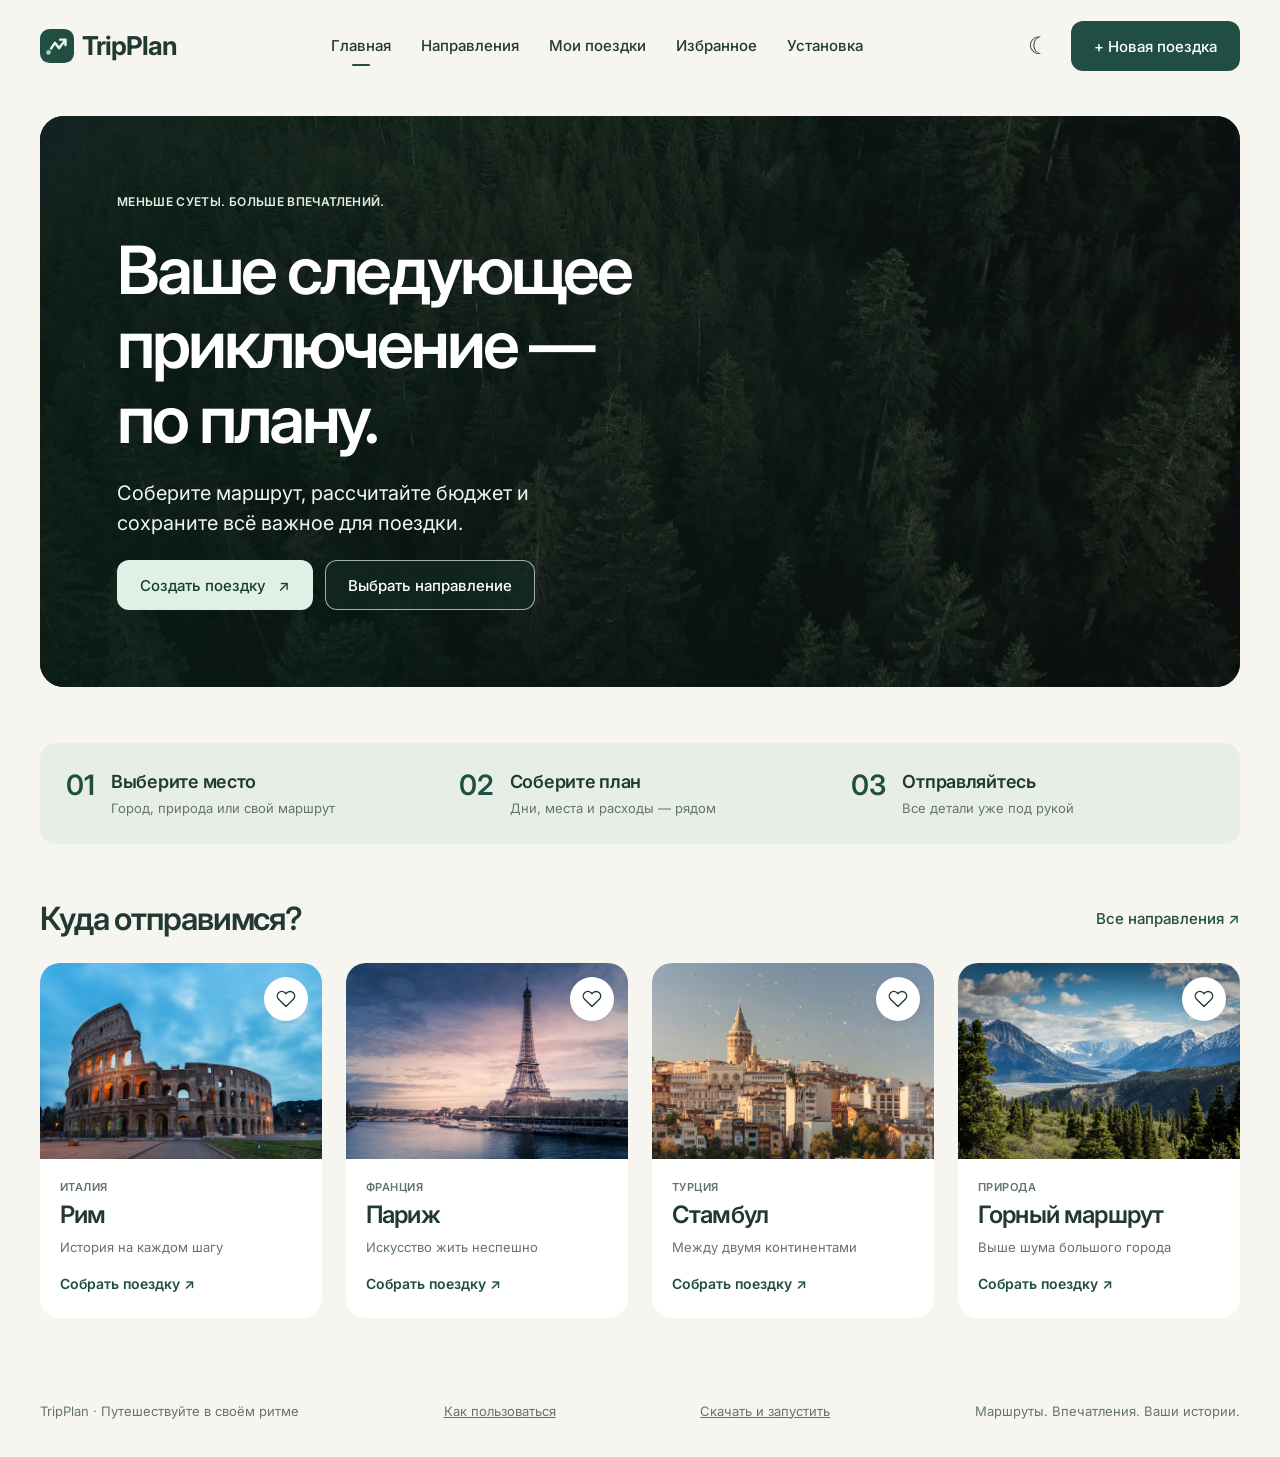
<file: index.html>
<!doctype html>
<html lang="ru">
<head>
    <meta charset="UTF-8">
    <meta name="viewport" content="width=device-width, initial-scale=1">
    <meta name="description" content="TripPlan — планировщик путешествий. Создавайте маршруты, считайте расходы и собирайте вещи в одном месте.">
    <meta name="theme-color" content="#214e43">
    <title>TripPlan — путешествия по плану</title>
    <link rel="icon" href="images/favicon.svg" type="image/svg+xml">
    <link rel="stylesheet" href="css/style.css">
    <script src="js/data.js" defer></script>
    <script src="js/app.js" defer></script>
</head>
<body>
    <a class="skip-link" href="#main">Перейти к содержимому</a>
    <header class="site-header container">
        <a class="logo" href="#/home" aria-label="TripPlan — главная">
            <img src="images/favicon.svg" alt="" width="32" height="32">TripPlan
        </a>
        <button class="icon-button menu-toggle" type="button" aria-label="Открыть меню" aria-expanded="false" aria-controls="navigation" data-action="menu">☰</button>
        <nav id="navigation" aria-label="Главное меню">
            <a href="#/home" data-nav="home">Главная</a>
            <a href="#/directions" data-nav="directions">Направления</a>
            <a href="#/trips" data-nav="trips">Мои поездки</a>
            <a href="#/favorites" data-nav="favorites">Избранное</a>
            <a href="start.html">Установка</a>
        </nav>
        <div class="header-actions">
            <button class="icon-button theme-toggle" type="button" data-action="theme" aria-label="Включить тёмную тему" title="Переключить тему">☾</button>
            <button class="button header-create" type="button" data-action="new-trip">+ Новая поездка</button>
        </div>
    </header>
    <p class="storage-warning container" id="storage-warning" role="alert" hidden></p>
    <main id="main" class="container" tabindex="-1">
        <section data-view="home" aria-labelledby="home-title">
            <div class="hero">
                <div class="hero-copy">
                    <p class="eyebrow">Меньше суеты. Больше впечатлений.</p>
                    <h1 id="home-title">Ваше следующее приключение&nbsp;— по плану.</h1>
                    <p class="hero-description">Соберите маршрут, рассчитайте бюджет и сохраните всё важное для поездки.</p>
                    <div class="actions">
                        <button class="button" type="button" data-action="new-trip">Создать поездку <span aria-hidden="true">↗</span></button>
                        <a class="button secondary" href="#/directions">Выбрать направление</a>
                    </div>
                </div>
                <div class="hero-visual" aria-hidden="true">
                    <video id="hero-flight" muted loop playsinline preload="none" poster="images/taiga-flight.jpg" aria-hidden="true">
                        <source src="images/taiga-flight.mp4" type="video/mp4">
                    </video>
                </div>
            </div>
            <ol class="steps">
                <li><span>01</span><div><h2>Выберите место</h2><p>Город, природа или свой маршрут</p></div></li>
                <li><span>02</span><div><h2>Соберите план</h2><p>Дни, места и расходы — рядом</p></div></li>
                <li><span>03</span><div><h2>Отправляйтесь</h2><p>Все детали уже под рукой</p></div></li>
            </ol>
            <section class="section-space" aria-labelledby="popular-title">
                <div class="section-heading"><h2 id="popular-title">Куда отправимся?</h2><a class="text-link" href="#/directions">Все направления ↗</a></div>
                <div class="destination-grid" id="home-destinations"></div>
            </section>
        </section>
        <section data-view="directions" hidden aria-labelledby="directions-title">
            <div class="page-heading"><p class="eyebrow">Коллекция идей</p><h1 id="directions-title">Место для новой истории</h1><p>Выберите настроение поездки. Остальное соберём по шагам.</p></div>
            <div class="search-block"><label for="destination-search">Поиск направления</label><div class="search-input"><span aria-hidden="true">⌕</span><input type="search" id="destination-search" placeholder="Город, страна или природа" autocomplete="off"></div></div>
            <div class="filter-row" role="group" aria-label="Тип направления">
                <button class="chip active" type="button" data-action="filter" data-filter="all" aria-pressed="true">Все направления</button>
                <button class="chip" type="button" data-action="filter" data-filter="city" aria-pressed="false">Города</button>
                <button class="chip" type="button" data-action="filter" data-filter="nature" aria-pressed="false">Природа</button>
            </div>
            <p class="small muted" id="search-count" aria-live="polite"></p>
            <div class="destination-grid" id="all-destinations"></div>
            <div class="custom-route"><div><h2>Не нашли своё место?</h2><p>Укажите любой город при создании поездки.</p></div><button class="button" type="button" data-action="new-trip">Создать свой маршрут</button></div>
        </section>
        <section data-view="trips" hidden aria-labelledby="trips-title">
            <div class="page-heading"><p class="eyebrow">Ваши планы</p><h1 id="trips-title">Мои поездки</h1><p>От идеи до последнего пункта маршрута.</p></div>
            <div class="stats-grid" id="trip-stats"></div>
            <div class="trip-grid" id="trip-list"></div>
            <p class="local-note">Ваши планы сохраняются в этом браузере. <a href="html/about.html">Как это работает</a></p>
        </section>
        <section data-view="favorites" hidden aria-labelledby="favorites-title">
            <div class="page-heading"><p class="eyebrow">На потом</p><h1 id="favorites-title">Избранные направления</h1><p>Места, к которым хочется вернуться, когда появится время.</p></div>
            <div class="destination-grid" id="favorite-list"></div>
        </section>
        <section data-view="trip" id="planner-view" hidden aria-label="План поездки"></section>
    </main>
    <footer class="site-footer container"><p>TripPlan · Путешествуйте в своём ритме</p><a href="html/about.html">Как пользоваться</a><a data-install-guide href="start.html">Скачать и запустить</a><p>Маршруты. Впечатления. Ваши истории.</p></footer>
    <div id="toast" class="toast" role="status" aria-live="polite" hidden></div>

    <dialog id="trip-dialog" aria-labelledby="trip-dialog-title">
        <form id="trip-form">
            <div class="dialog-heading"><h2 id="trip-dialog-title">Новая поездка</h2><button class="icon-button" type="button" data-action="close-dialog" aria-label="Закрыть">×</button></div>
            <p class="muted">Начнём с самого важного.</p>
            <input type="hidden" name="id">
            <label>Название<input name="title" maxlength="70" required placeholder="Выходные в Риме" autocomplete="off"></label>
            <label>Куда отправляемся?<input name="destination" list="destination-options" maxlength="70" required placeholder="Город или место" autocomplete="off"></label>
            <datalist id="destination-options"></datalist>
            <div class="form-row"><label>Начало<input type="date" name="start" required></label><label>Окончание<input type="date" name="end" required></label></div>
            <div class="form-row"><label>Путешественники<input type="number" name="people" min="1" max="30" step="1" value="1" required></label><label>Бюджет, ₽<input type="number" name="budget" min="0" max="1000000000" step="0.01" value="0" required></label></div>
            <p class="form-error" id="trip-error" role="alert"></p>
            <button class="button full-width" type="submit" id="trip-submit">Создать поездку</button>
        </form>
        <section class="trip-preview" aria-labelledby="trip-preview-title">
            <h3 id="trip-preview-title">Идеи для поездки</h3>
            <p id="trip-preview-hint" class="muted">Выберите направление, чтобы увидеть места и идеи для отдыха.</p>
            <div id="trip-preview-places" class="trip-preview-places" hidden></div>
        </section>
    </dialog>
    <dialog id="place-dialog" aria-labelledby="place-dialog-title">
        <form id="place-form">
            <div class="dialog-heading"><h2 id="place-dialog-title">Добавить место</h2><button class="icon-button" type="button" data-action="close-dialog" aria-label="Закрыть">×</button></div>
            <input type="hidden" name="id">
            <label>Место или занятие<input name="title" maxlength="100" required placeholder="Прогулка у Колизея"></label>
            <div class="form-row"><label>Дата<input type="date" name="date" required></label><label>Время<input type="time" name="time" value="10:00" required></label></div>
            <label>Заметка<textarea name="note" rows="3" maxlength="300" placeholder="Адрес, детали или что взять с собой"></textarea></label>
            <p class="form-error" id="place-error" role="alert"></p>
            <button class="button full-width" type="submit">Сохранить место</button>
        </form>
    </dialog>
    <dialog id="expense-dialog" aria-labelledby="expense-dialog-title">
        <form id="expense-form">
            <div class="dialog-heading"><h2 id="expense-dialog-title">Добавить расход</h2><button class="icon-button" type="button" data-action="close-dialog" aria-label="Закрыть">×</button></div>
            <input type="hidden" name="id">
            <label>Название расхода<input name="title" maxlength="80" required placeholder="Билеты на поезд"></label>
            <div class="form-row"><label>Сумма, ₽<input type="number" name="amount" min="0.01" max="1000000000" step="0.01" required placeholder="2500"></label><label>Категория<select name="category"><option>Транспорт</option><option>Жильё</option><option>Еда</option><option>Развлечения</option><option>Прочее</option></select></label></div>
            <p class="form-error" id="expense-error" role="alert"></p>
            <button class="button full-width" type="submit">Сохранить расход</button>
        </form>
    </dialog>
    <dialog id="confirm-dialog" aria-labelledby="confirm-title">
        <form id="confirm-form"><h2 id="confirm-title">Удалить поездку?</h2><p id="confirm-message">Маршрут, расходы и список вещей этой поездки будут удалены.</p><div class="actions"><button class="button secondary" type="button" data-action="close-dialog">Отмена</button><button class="button danger" type="submit">Удалить поездку</button></div></form>
    </dialog>
</body>
</html>
</file>
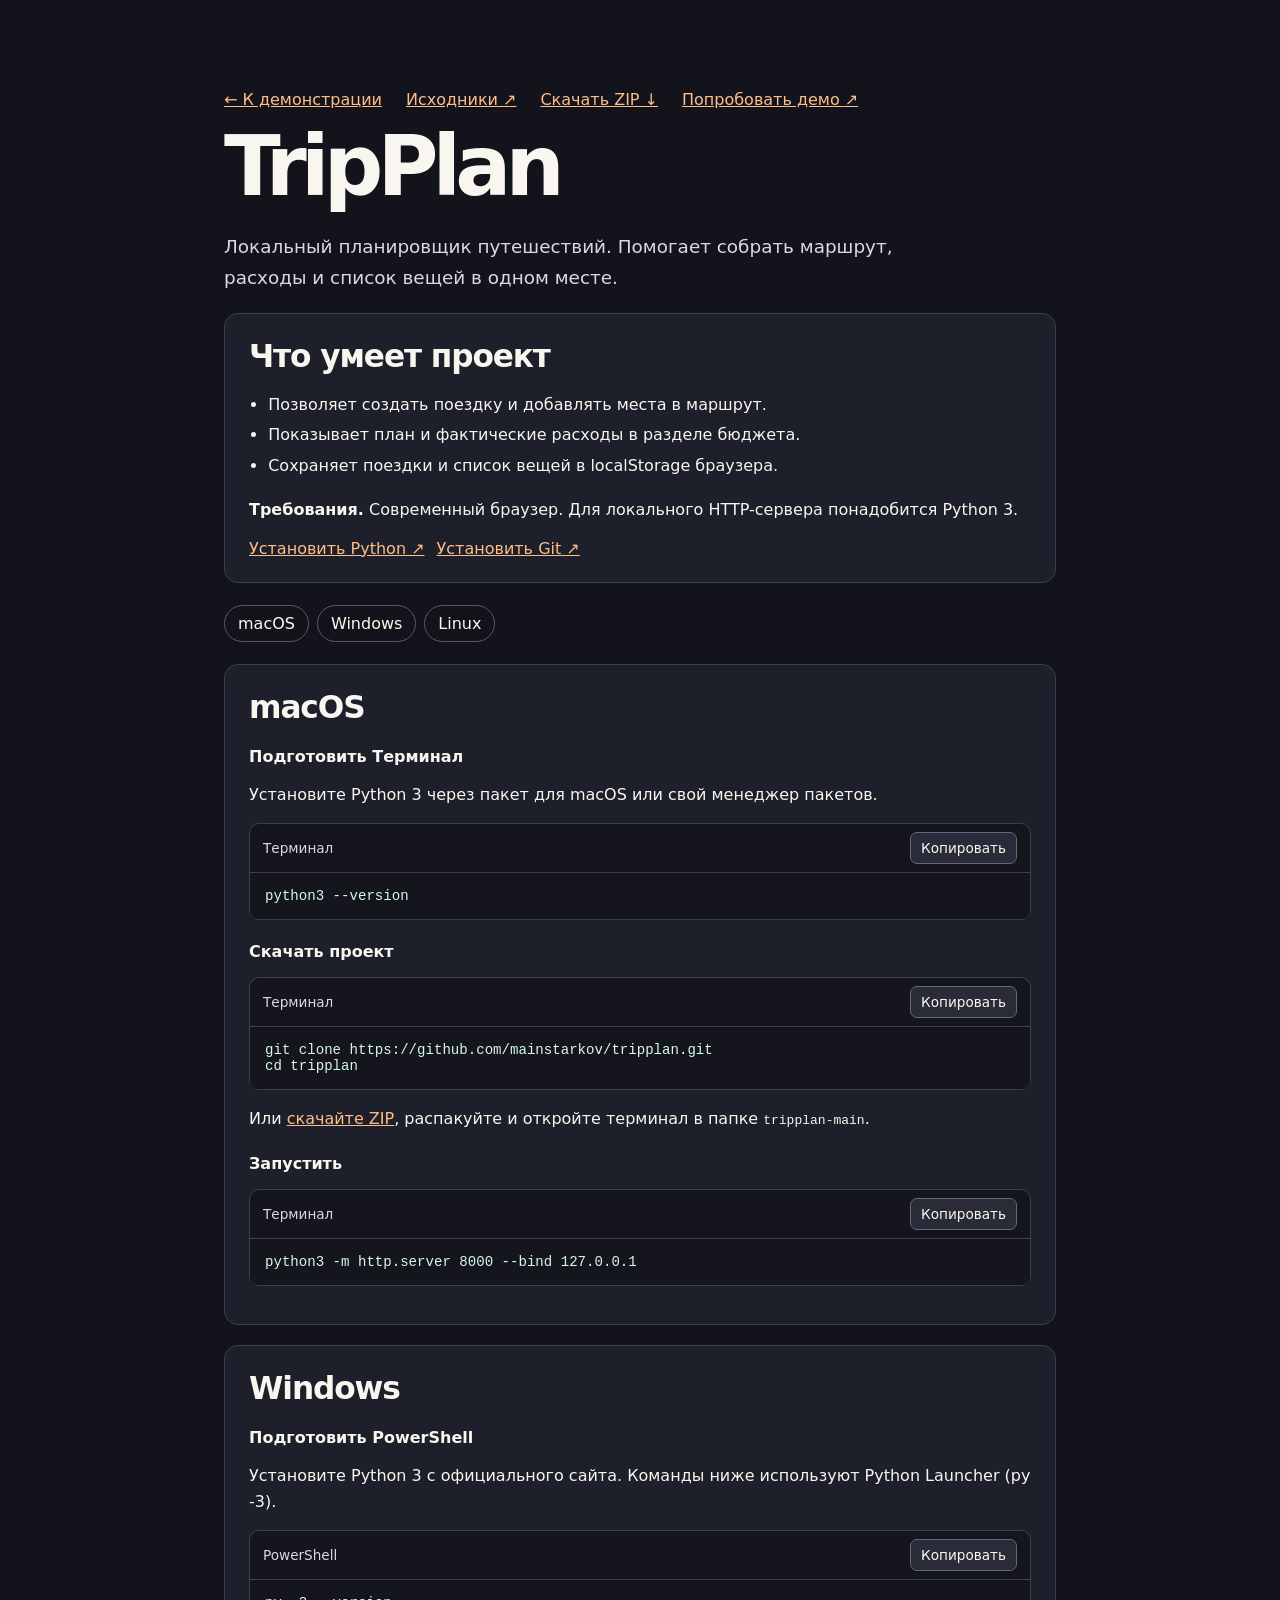
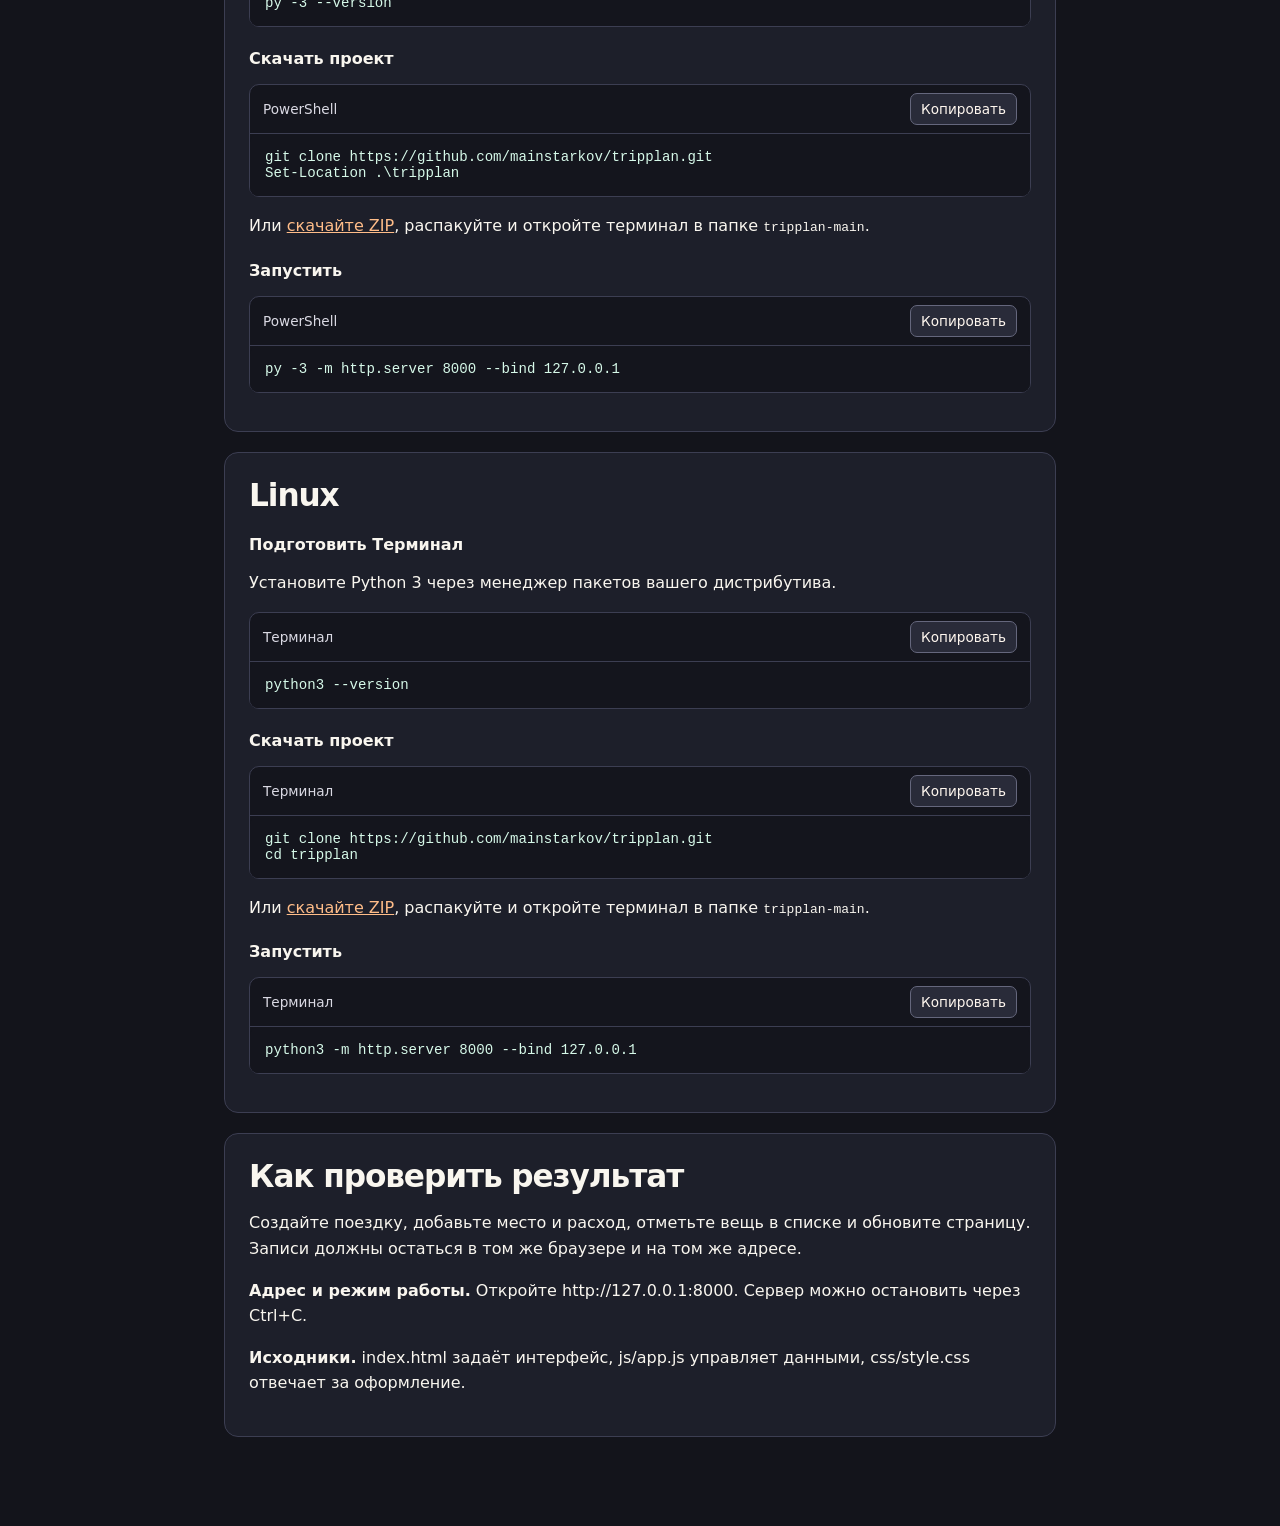
<file: start.html>
<!doctype html>
<html lang="ru">
<head><meta charset="utf-8"><meta name="viewport" content="width=device-width, initial-scale=1">
<title>TripPlan · Установка и запуск</title><style>
:root{color-scheme:dark;font-family:system-ui,sans-serif;background:#13141b;color:#f9f6ef}
*{box-sizing:border-box}body{margin:0}.wrap{max-width:880px;margin:auto;padding:clamp(28px,8vw,90px) 24px}
h1{font-size:clamp(2.5rem,8vw,5.2rem);line-height:1;letter-spacing:-.07em;overflow-wrap:anywhere;margin:16px 0 24px}
h2{font-size:1.1rem;margin:0}.lead{max-width:63ch;color:#dad9e3;font-size:1.15rem;line-height:1.65}
a{color:#ffbd89}.top{display:flex;gap:24px;flex-wrap:wrap}.box{padding:24px;margin-top:20px;background:#1d1f2a;border:1px solid #3c3e52;border-radius:14px}
pre{background:#14151d;padding:15px;border-radius:8px;white-space:pre-wrap;overflow-wrap:anywhere;color:#d6f9e9}
ul{padding-left:1.2rem;line-height:1.9}.list{display:grid;grid-template-columns:repeat(auto-fit,minmax(min(100%,220px),1fr));gap:10px;padding:0;list-style:none}.list a{display:block;background:#1d1f2a;border:1px solid #3c3e52;padding:10px 14px;border-radius:9px}

html{scroll-behavior:smooth}.os-links{display:flex;gap:8px;flex-wrap:wrap;margin:22px 0}.os-links a{border:1px solid #565870;padding:8px 13px;border-radius:99px;text-decoration:none;color:#fff7ef}.os-links a:hover,.os-links a:focus-visible{border-color:#ffbd89;color:#ffbd89}.box{scroll-margin-top:12px}.box p{line-height:1.6}.box h2{font-size:clamp(1.4rem,4vw,1.95rem);letter-spacing:-.035em}.box h3{margin-top:22px;font-size:1rem}.snippet{background:#14151d;border:1px solid #3c3e52;border-radius:10px;margin:14px 0}.snippet-head{padding:8px 13px;display:flex;align-items:center;justify-content:space-between;gap:10px;border-bottom:1px solid #3c3e52;color:#dad9e3;font-size:.82rem}.snippet-head button{cursor:pointer;background:#292b39;color:#fff7ef;padding:6px 9px;border:1px solid #565870;border-radius:6px;font:inherit}.snippet-head button:focus-visible{outline:2px solid #ffbd89;outline-offset:2px}.snippet pre{margin:0;font-size:.88rem}.note{color:#dad9e3}.status-copy:empty{display:none}.status-copy{position:sticky;bottom:14px;width:max-content;max-width:100%;background:#222533;border:1px solid #6b6d86;border-radius:8px;padding:8px 12px}.tag{font-family:ui-monospace,monospace;color:#9ee4c5}.zip{white-space:nowrap}@media(prefers-reduced-motion:reduce){html{scroll-behavior:auto}}

.guide-code{background:#14151d;border:1px solid #3c3e52;border-radius:10px;margin:14px 0}.code-head{display:flex;align-items:center;justify-content:space-between;gap:10px;border-bottom:1px solid #3c3e52;padding:8px 13px;color:#dad9e3;font-size:.85rem}.code-head button{font:inherit;border:1px solid #65677d;background:#292b39;color:#fff7ef;border-radius:7px;padding:7px 10px;cursor:pointer}.guide-code pre{margin:0;font-size:.88rem}.box p{overflow-wrap:anywhere}.tool-links{display:flex;gap:12px;flex-wrap:wrap}.status-copy{z-index:2}</style></head>
<body><main class="wrap">
<nav class="top" aria-label="Проект"><a href="https://mainstarkov.github.io/tripplan/">← К демонстрации</a><a href="https://github.com/mainstarkov/tripplan">Исходники ↗</a><a href="https://github.com/mainstarkov/tripplan/archive/refs/heads/main.zip">Скачать ZIP ↓</a> <a href="https://mainstarkov.github.io/tripplan/">Попробовать демо ↗</a></nav>
<h1>TripPlan</h1>
<p class="lead">Локальный планировщик путешествий. Помогает собрать маршрут, расходы и список вещей в одном месте.</p>
<section class="box" aria-label="Описание проекта"><h2>Что умеет проект</h2><ul><li>Позволяет создать поездку и добавлять места в маршрут.</li><li>Показывает план и фактические расходы в разделе бюджета.</li><li>Сохраняет поездки и список вещей в localStorage браузера.</li></ul>
<p><strong>Требования.</strong> Современный браузер. Для локального HTTP-сервера понадобится Python 3.</p>
<div class="tool-links"><a href="https://www.python.org/downloads/">Установить Python ↗</a><a href="https://git-scm.com/install/">Установить Git ↗</a></div>
</section>
<nav class="os-links" aria-label="Операционная система"><a href="#macos">macOS</a><a href="#windows">Windows</a><a href="#linux">Linux</a></nav>
<section class="box" id="macos">
<h2>macOS</h2>
<h3>Подготовить Терминал</h3><p>Установите Python 3 через пакет для macOS или свой менеджер пакетов.</p><div class="guide-code"><div class="code-head"><span>Терминал</span></div><pre><code>python3 --version</code></pre></div>
<h3>Скачать проект</h3><div class="guide-code"><div class="code-head"><span>Терминал</span></div><pre><code>git clone https://github.com/mainstarkov/tripplan.git
cd tripplan</code></pre></div>
<p>Или <a href="https://github.com/mainstarkov/tripplan/archive/refs/heads/main.zip">скачайте ZIP</a>, распакуйте и откройте терминал в папке <code>tripplan-main</code>.</p>
<h3>Запустить</h3><div class="guide-code"><div class="code-head"><span>Терминал</span></div><pre><code>python3 -m http.server 8000 --bind 127.0.0.1</code></pre></div>

</section><section class="box" id="windows">
<h2>Windows</h2>
<h3>Подготовить PowerShell</h3><p>Установите Python 3 с официального сайта. Команды ниже используют Python Launcher (py -3).</p><div class="guide-code"><div class="code-head"><span>PowerShell</span></div><pre><code>py -3 --version</code></pre></div>
<h3>Скачать проект</h3><div class="guide-code"><div class="code-head"><span>PowerShell</span></div><pre><code>git clone https://github.com/mainstarkov/tripplan.git
Set-Location .\tripplan</code></pre></div>
<p>Или <a href="https://github.com/mainstarkov/tripplan/archive/refs/heads/main.zip">скачайте ZIP</a>, распакуйте и откройте терминал в папке <code>tripplan-main</code>.</p>
<h3>Запустить</h3><div class="guide-code"><div class="code-head"><span>PowerShell</span></div><pre><code>py -3 -m http.server 8000 --bind 127.0.0.1</code></pre></div>

</section><section class="box" id="linux">
<h2>Linux</h2>
<h3>Подготовить Терминал</h3><p>Установите Python 3 через менеджер пакетов вашего дистрибутива.</p><div class="guide-code"><div class="code-head"><span>Терминал</span></div><pre><code>python3 --version</code></pre></div>
<h3>Скачать проект</h3><div class="guide-code"><div class="code-head"><span>Терминал</span></div><pre><code>git clone https://github.com/mainstarkov/tripplan.git
cd tripplan</code></pre></div>
<p>Или <a href="https://github.com/mainstarkov/tripplan/archive/refs/heads/main.zip">скачайте ZIP</a>, распакуйте и откройте терминал в папке <code>tripplan-main</code>.</p>
<h3>Запустить</h3><div class="guide-code"><div class="code-head"><span>Терминал</span></div><pre><code>python3 -m http.server 8000 --bind 127.0.0.1</code></pre></div>

</section>
<section class="box"><h2>Как проверить результат</h2><p>Создайте поездку, добавьте место и расход, отметьте вещь в списке и обновите страницу. Записи должны остаться в том же браузере и на том же адресе.</p>
<p><strong>Адрес и режим работы.</strong> Откройте http://127.0.0.1:8000. Сервер можно остановить через Ctrl+C.</p>
<p><strong>Исходники.</strong> index.html задаёт интерфейс, js/app.js управляет данными, css/style.css отвечает за оформление.</p>
</section><p class="status-copy" id="copy-status" role="status"></p>
</main><script>
const guideStatus = document.querySelector("#copy-status");
if (navigator.clipboard) {
  let hide;
  for (const block of document.querySelectorAll(".guide-code")) {
    const button = document.createElement("button");
    button.type = "button";
    button.textContent = "Копировать";
    button.addEventListener("click", async () => {
      try {
        await navigator.clipboard.writeText(block.querySelector("code").textContent);
        guideStatus.textContent = "Команды скопированы.";
      } catch {
        guideStatus.textContent = "Выделите и скопируйте команды вручную.";
      }
      clearTimeout(hide);
      hide = setTimeout(() => { guideStatus.textContent = ""; }, 2200);
    });
    block.querySelector(".code-head").append(button);
  }
}
</script></body></html>
</file>
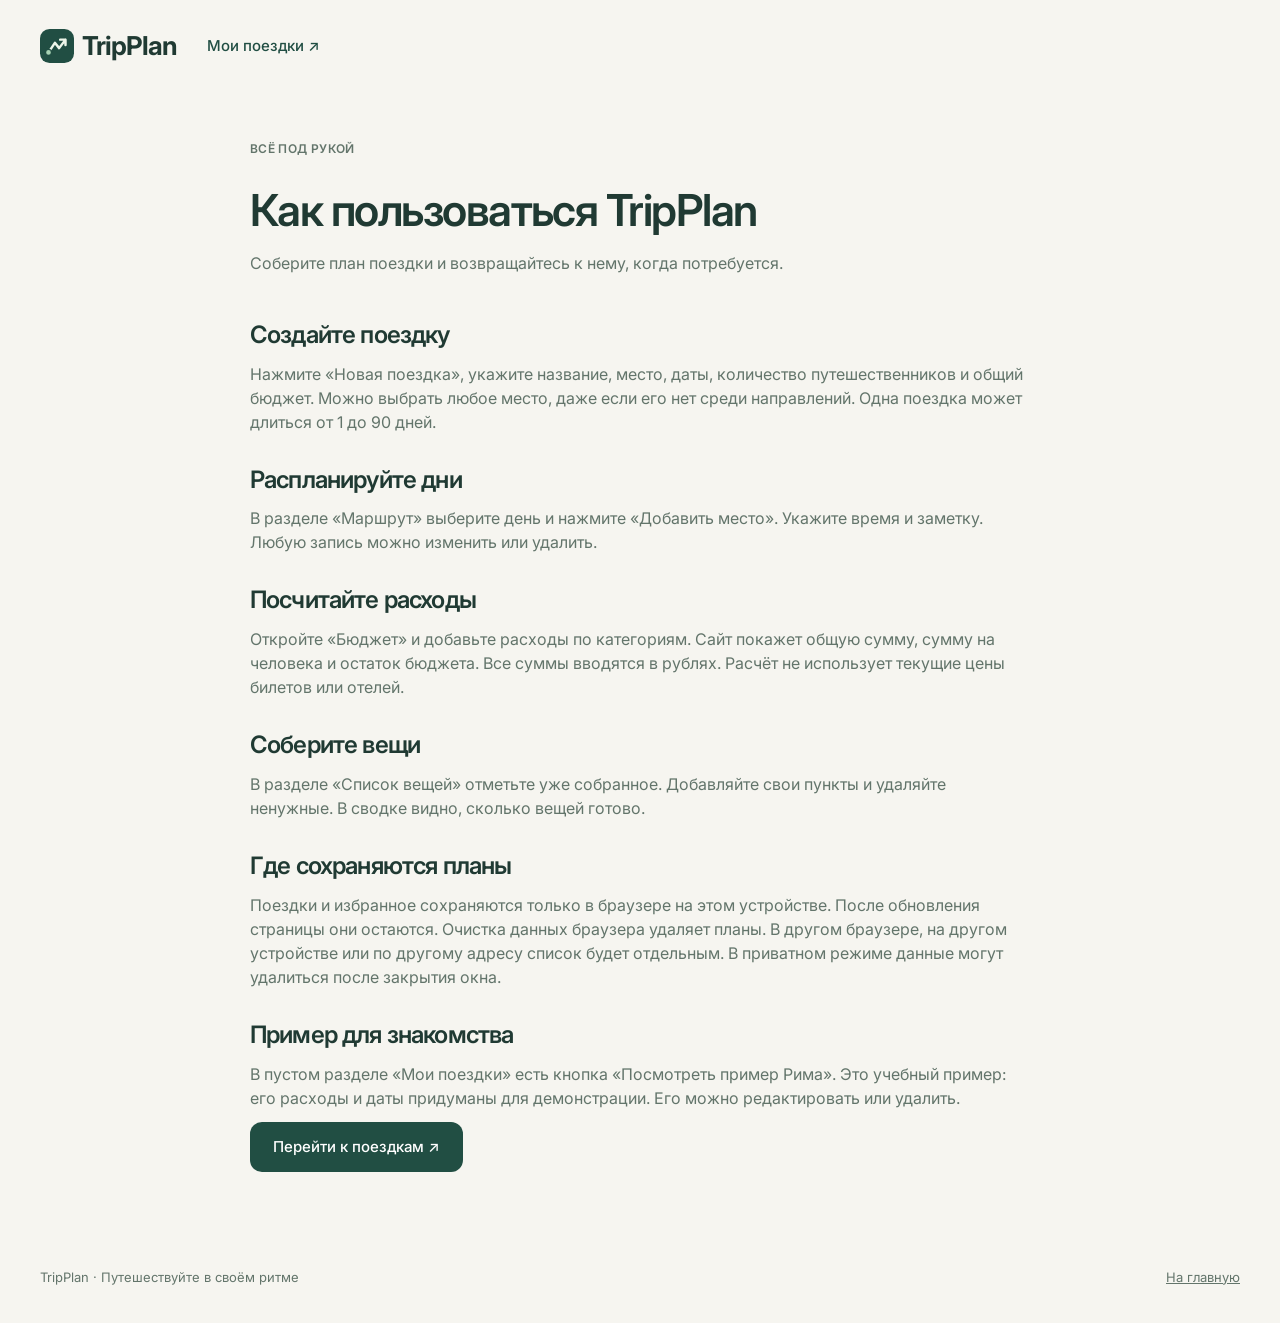
<file: html/about.html>
<!doctype html>
<html lang="ru">
<head>
    <meta charset="UTF-8">
    <meta name="viewport" content="width=device-width, initial-scale=1">
    <title>Как пользоваться — TripPlan</title>
    <link rel="icon" href="../images/favicon.svg" type="image/svg+xml">
    <link rel="stylesheet" href="../css/style.css">
</head>
<body>
    <header class="site-header container"><a class="logo" href="../index.html#/home"><img src="../images/favicon.svg" alt="" width="32" height="32">TripPlan</a><a class="text-link" href="../index.html#/trips">Мои поездки ↗</a></header>
    <main class="container about-page">
        <div class="page-heading"><p class="eyebrow">Всё под рукой</p><h1>Как пользоваться TripPlan</h1><p>Соберите план поездки и возвращайтесь к нему, когда потребуется.</p></div>
        <h2>Создайте поездку</h2><p>Нажмите «Новая поездка», укажите название, место, даты, количество путешественников и общий бюджет. Можно выбрать любое место, даже если его нет среди направлений. Одна поездка может длиться от 1 до 90 дней.</p>
        <h2>Распланируйте дни</h2><p>В разделе «Маршрут» выберите день и нажмите «Добавить место». Укажите время и заметку. Любую запись можно изменить или удалить.</p>
        <h2>Посчитайте расходы</h2><p>Откройте «Бюджет» и добавьте расходы по категориям. Сайт покажет общую сумму, сумму на человека и остаток бюджета. Все суммы вводятся в рублях. Расчёт не использует текущие цены билетов или отелей.</p>
        <h2>Соберите вещи</h2><p>В разделе «Список вещей» отметьте уже собранное. Добавляйте свои пункты и удаляйте ненужные. В сводке видно, сколько вещей готово.</p>
        <h2>Где сохраняются планы</h2><p>Поездки и избранное сохраняются только в браузере на этом устройстве. После обновления страницы они остаются. Очистка данных браузера удаляет планы. В другом браузере, на другом устройстве или по другому адресу список будет отдельным. В приватном режиме данные могут удалиться после закрытия окна.</p>
        <h2>Пример для знакомства</h2><p>В пустом разделе «Мои поездки» есть кнопка «Посмотреть пример Рима». Это учебный пример: его расходы и даты придуманы для демонстрации. Его можно редактировать или удалить.</p>
        <p><a class="button" href="../index.html#/trips">Перейти к поездкам ↗</a></p>
    </main>
    <footer class="site-footer container"><p>TripPlan · Путешествуйте в своём ритме</p><a href="../index.html#/home">На главную</a></footer>
</body>
</html>
</file>
<file: css/style.css>
/* Общие цвета и размеры используются на всех разделах сайта. */
@font-face { font-family: Inter; src: url('../fonts/Inter.ttf') format('truetype'); font-weight: 100 900; font-style: normal; font-display: swap; }
:root { --paper: #f6f5f0; --surface: #fff; --ink: #203a33; --green: #214e43; --muted: #63756b; --line: #dde3da; --pale: #e7eee6; --accent: #e9a07b; --danger: #b14335; --shadow: 0 22px 80px #152b2520; color-scheme: light; }
:root[data-theme='dark'] { --paper: #172720; --surface: #22362e; --ink: #f1f3ec; --green: #b7d7c5; --muted: #b2c1b7; --line: #41594b; --pale: #2c4337; --danger: #ffb2a6; --shadow: 0 22px 80px #0006; color-scheme: dark; }
* { box-sizing: border-box; }
html { scroll-behavior: smooth; }
body { margin: 0; background: var(--paper); color: var(--ink); font: 16px/1.5 Inter, Arial, sans-serif; }
button, input, select, textarea { font: inherit; }
button, a, input, select, textarea { -webkit-tap-highlight-color: transparent; }
button, a { touch-action: manipulation; }
button { cursor: pointer; }
a { color: inherit; text-decoration: none; }
button { color: inherit; }
img { display: block; max-width: 100%; }
[hidden] { display: none !important; }
h1, h2, h3, p, figure { margin: 0; }
h1, h2, h3 { line-height: 1.2; font-weight: 600; letter-spacing: -.035em; overflow-wrap: anywhere; }
h2 { font-size: 32px; } h3 { font-size: 24px; }
button:focus-visible, a:focus-visible, input:focus-visible, select:focus-visible, textarea:focus-visible { outline: 3px solid var(--accent); outline-offset: 4px; }
.container { width: min(1280px, calc(100% - 80px)); margin-inline: auto; }
.site-header { display: flex; align-items: center; min-height: 92px; gap: 30px; }
.logo { display: inline-flex; gap: 8px; align-items: center; font-size: clamp(20px, 3vw, 26px); line-height: 1; font-weight: 700; letter-spacing: -.04em; white-space: nowrap; }
.logo img { width: clamp(28px, 4vw, 34px); height: auto; flex: none; }
.site-header nav { display: flex; justify-content: center; gap: 30px; flex: 1; font-size: 15px; font-weight: 500; }
.site-header nav a { padding: 10px 0; position: relative; white-space: nowrap; }
.site-header nav a[aria-current='page']::after { content: ''; position: absolute; bottom: 1px; width: 18px; height: 2px; left: calc(50% - 9px); background: var(--green); border-radius: 2px; }
.header-actions { display: flex; align-items: center; gap: 10px; }
.button { display: inline-flex; align-items: center; justify-content: center; gap: 12px; min-height: 50px; border: 1px solid transparent; padding: 13px 22px; border-radius: 12px; background: var(--green); color: var(--surface); font-size: 15px; font-weight: 500; line-height: 1.4; transition: transform .16s, filter .16s, background .16s; text-align: center; }
.button:hover { filter: brightness(1.1); transform: translateY(-1px); }
.button:active { transform: translateY(0); }
.button.secondary { background: var(--surface); color: var(--ink); border-color: var(--line); }
.button.danger { background: var(--danger); color: var(--paper); }
.button.small-button { min-height: 40px; padding: 8px 14px; font-size: 14px; }
.full-width { width: 100%; }
.icon-button { min-width: 44px; width: 44px; height: 44px; display: inline-flex; justify-content: center; align-items: center; background: transparent; border: 1px solid transparent; border-radius: 12px; font-size: 24px; padding: 8px; flex-shrink: 0; }
.icon-button:hover { background: var(--pale); }
.icon-button svg { width: 20px; height: 20px; }
.menu-toggle { display: none; }
.actions { display: flex; align-items: center; flex-wrap: wrap; gap: 12px; }
.eyebrow { color: var(--green); text-transform: uppercase; font-size: 12px; font-weight: 600; letter-spacing: .03em; }
.hero { position: relative; isolation: isolate; display: grid; align-items: center; min-height: 480px; margin-top: 24px; padding: clamp(32px, 6vw, 80px); border-radius: 24px; overflow: hidden; background: #163026; color: #fff; }
.hero-copy { display: flex; flex-direction: column; align-items: flex-start; gap: 22px; max-width: 660px; }
.hero .eyebrow { color: #e0eee3; }
.hero h1 { font-size: clamp(42px, 5.2vw, 72px); line-height: 1.12; letter-spacing: -.045em; text-wrap: balance; }
.hero-description { color: #f1f5f1; font-size: clamp(16px, 1.7vw, 20px); max-width: 480px; }
.hero .actions .button:first-child { background: #e1f0e6; color: #173d31; }
.hero .actions .secondary { background: #132b24b3; color: #fff; border-color: #ffffffa0; }
.hero-visual, .hero-visual::after { position: absolute; inset: 0; }
.hero-visual { z-index: -1; }
.hero-visual::after { content: ''; background: linear-gradient(90deg, #071b16ba, #071b1672 54%, #071b1614); }
.hero-visual video { display: block; width: 100%; height: 100%; object-fit: cover; }
.steps { list-style: none; display: grid; grid-template-columns: repeat(3, 1fr); gap: 30px; background: var(--pale); border-radius: 16px; padding: 26px; margin: 56px 0 0; }
.steps li { display: flex; gap: 16px; align-items: flex-start; }
.steps li > span { font-size: 28px; font-weight: 600; color: var(--green); line-height: 1.2; }
.steps h2 { font-size: 18px; letter-spacing: -.015em; margin: 2px 0 6px; }
.steps p { font-size: 13px; color: var(--muted); }
.section-space { margin-top: 56px; }
.section-heading { display: flex; align-items: center; justify-content: space-between; gap: 20px; margin-bottom: 24px; }
.text-link { color: var(--green); font-size: 15px; font-weight: 500; }
.text-link:hover { text-decoration: underline; }
.destination-grid { display: grid; grid-template-columns: repeat(4, minmax(0, 1fr)); gap: 24px; }
.destination-card { border-radius: 20px; background: var(--surface); overflow: hidden; position: relative; }
.destination-media { position: relative; display: block; width: 100%; border: 0; padding: 0; background: transparent; }
.destination-media:focus-visible { outline-offset: -4px; }
.destination-card > img, .destination-media > :is(img, video) { display: block; height: 196px; width: 100%; object-fit: cover; }
.destination-card img { transition: transform .4s; }
@media (hover: hover) {
    .destination-card:hover img { transform: scale(1.025); }
}
.destination-media > video { position: absolute; inset: 0; pointer-events: none; opacity: 0; transition: opacity .18s ease; }
.destination-media[aria-pressed='true'] > video { opacity: 1; }
.card-content { padding: 20px; position: relative; background: var(--surface); }
.card-country { font-size: 11px; text-transform: uppercase; font-weight: 600; color: var(--muted); letter-spacing: .04em; margin-bottom: 6px; }
.card-content h3 { font-size: 24px; }
.card-content > p:not(.card-country) { font-size: 13px; color: var(--muted); margin-top: 8px; }
.card-link { padding: 0; border: 0; background: none; text-align: left; color: var(--green); font-size: 14px; font-weight: 600; margin-top: 12px; min-height: 28px; }
.card-link:hover { text-decoration: underline; }
.favorite-button { position: absolute; top: 14px; right: 14px; background: var(--surface); border-radius: 50%; box-shadow: 0 3px 10px #0001; }
.favorite-button[aria-pressed='true'] { color: #b65542; }
.favorite-button[aria-pressed='true'] svg { fill: currentColor; }
.page-heading { display: grid; gap: 14px; margin: 48px 0 34px; }
.page-heading h1 { font-size: 44px; }
.page-heading > p:last-child { color: var(--muted); }
.search-block { max-width: 720px; }
label { display: flex; flex-direction: column; gap: 8px; font-size: 14px; font-weight: 500; }
input, textarea, select { width: 100%; min-width: 0; background: var(--surface); color: var(--ink); border: 1px solid var(--line); border-radius: 10px; padding: 13px 14px; font-size: 15px; font-weight: 400; }
input::placeholder, textarea::placeholder { color: var(--muted); opacity: .9; }
textarea { resize: vertical; }
.search-block label { margin-bottom: 8px; }
.search-input { position: relative; }
.search-input input { padding-left: 48px; }
.search-input span { position: absolute; top: 4px; left: 16px; font-size: 29px; color: var(--muted); }
.filter-row { display: flex; gap: 12px; flex-wrap: wrap; margin: 24px 0 12px; }
.chip { border: 1px solid transparent; border-radius: 50px; background: var(--surface); color: var(--ink); font-size: 14px; padding: 11px 15px; min-height: 44px; white-space: nowrap; }
.chip.active { background: var(--green); color: var(--surface); }
.chip:hover { border-color: var(--green); }
.small { font-size: 13px; } .muted { color: var(--muted); }
#search-count { margin-bottom: 20px; }
.custom-route { background: var(--pale); display: flex; align-items: center; justify-content: space-between; gap: 24px; padding: 32px; border-radius: 20px; margin-top: 32px; }
.custom-route h2 { font-size: 24px; margin-bottom: 8px; }
.custom-route p { color: var(--muted); }
.stats-grid { display: grid; grid-template-columns: repeat(3, 1fr); gap: 24px; margin-bottom: 32px; }
.stat { background: var(--surface); border-radius: 16px; padding: 24px; }
.stat strong { font-size: 36px; font-weight: 600; display: block; letter-spacing: -.035em; overflow-wrap: anywhere; }
.stat span { font-size: 14px; color: var(--muted); }
.trip-grid { display: grid; grid-template-columns: repeat(2, minmax(0, 1fr)); gap: 24px; }
.trip-card { background: var(--surface); border-radius: 20px; padding: 24px; display: grid; grid-template-columns: 190px 1fr; gap: 24px; }
.trip-card > img { width: 100%; height: 230px; object-fit: cover; border-radius: 16px; }
.trip-card-body { display: flex; flex-direction: column; align-items: flex-start; gap: 12px; min-width: 0; }
.trip-card-body h2 { font-size: 26px; }
.trip-card-body .button { margin-top: auto; }
.trip-card-body .small { color: var(--muted); }
.add-trip-card { border: 1px dashed var(--line); background: var(--pale); border-radius: 20px; display: flex; flex-direction: column; align-items: flex-start; justify-content: center; gap: 16px; padding: 36px; }
.add-trip-card h2 { font-size: 27px; }
.empty-state { grid-column: 1 / -1; display: flex; flex-direction: column; align-items: center; gap: 18px; background: var(--surface); border-radius: 20px; text-align: center; padding: 60px 24px; }
.empty-state h2 { font-size: 28px; }
.empty-state p { color: var(--muted); max-width: 490px; }
.empty-icon { display: grid; place-items: center; width: 66px; height: 66px; border-radius: 20px; font-size: 32px; background: var(--pale); color: var(--green); }
.empty-state .actions { justify-content: center; }
.local-note { font-size: 13px; color: var(--muted); margin-top: 28px; }
.local-note a { text-decoration: underline; }
.badge { display: inline-flex; padding: 3px 9px; border-radius: 50px; font-size: 11px; font-weight: 500; background: var(--pale); color: var(--green); letter-spacing: 0; vertical-align: middle; }
.back-link { display: inline-block; margin: 30px 0 24px; color: var(--green); font-size: 14px; }
.planner-heading { display: flex; justify-content: space-between; align-items: center; gap: 24px; }
.planner-heading h1 { font-size: 44px; margin-bottom: 12px; }
.planner-heading p { color: var(--muted); }
.planner-heading .actions { flex-shrink: 0; }
.tabs { display: flex; gap: 12px; padding: 28px 0; border-bottom: 1px solid var(--line); margin-bottom: 28px; }
.planner-layout { display: grid; grid-template-columns: minmax(0, 1fr) 360px; gap: 32px; align-items: start; }
.day-tabs { display: flex; gap: 10px; overflow-x: auto; padding: 0 0 12px; max-width: 100%; margin-bottom: 16px; }
.panel-heading { display: flex; align-items: center; justify-content: space-between; gap: 16px; margin-bottom: 24px; }
.panel-heading h2 { font-size: 28px; }
.place-list { display: grid; gap: 16px; margin-bottom: 20px; }
.place-row { display: grid; grid-template-columns: 62px minmax(0, 1fr) auto; gap: 20px; background: var(--surface); border-radius: 16px; padding: 24px; align-items: start; }
.place-time { font-weight: 600; color: var(--green); padding-top: 2px; }
.place-row h3 { font-size: 19px; letter-spacing: -.015em; line-height: 1.4; }
.place-row p { font-size: 14px; color: var(--muted); margin-top: 6px; white-space: pre-wrap; overflow-wrap: anywhere; }
.row-actions { display: flex; align-items: center; gap: 2px; }
.row-actions .icon-button { width: 36px; min-width: 36px; height: 36px; font-size: 18px; }
.summary { background: var(--surface); border-radius: 20px; padding: 24px; display: flex; flex-direction: column; gap: 18px; }
.summary img { width: 100%; height: 180px; border-radius: 16px; object-fit: cover; }
.summary h2 { font-size: 24px; }
.summary .budget-amount { font-size: 25px; font-weight: 600; letter-spacing: -.03em; }
.summary hr { border: 0; width: 100%; height: 1px; background: var(--line); margin: 4px 0; }
.progress { height: 8px; background: var(--pale); border-radius: 10px; overflow: hidden; }
.progress > span { display: block; height: 100%; background: var(--green); border-radius: inherit; }
.remaining { font-size: 14px; color: var(--green); }
.over-budget { color: var(--danger); }
.over-budget-bar > span { background: var(--danger); }
.budget-cards { display: grid; grid-template-columns: repeat(2, 1fr); gap: 16px; margin: 0 0 24px; }
.budget-cards .stat strong { font-size: 28px; }
.category-list { background: var(--surface); border-radius: 16px; padding: 24px; display: grid; gap: 16px; margin-bottom: 24px; }
.category-line > div:first-child { display: flex; justify-content: space-between; font-size: 14px; margin-bottom: 7px; gap: 16px; }
.category-line .progress { height: 5px; }
.expense-list { display: grid; gap: 12px; }
.expense-row { display: flex; justify-content: space-between; gap: 16px; align-items: center; background: var(--surface); border-radius: 14px; padding: 20px; }
.expense-row h3 { font-size: 17px; letter-spacing: -.01em; }
.expense-row p { font-size: 13px; color: var(--muted); margin-top: 4px; }
.expense-row > div:first-child { min-width: 0; }
.expense-right { display: flex; align-items: center; gap: 12px; }
.expense-right strong { white-space: nowrap; }
.packing-form { display: flex; gap: 12px; margin-bottom: 24px; }
.packing-form input { flex: 1; }
.packing-list { display: grid; gap: 12px; margin-top: 20px; }
.packing-item { display: flex; align-items: center; gap: 12px; background: var(--surface); border-radius: 14px; padding: 14px 16px; }
.packing-item label { flex-direction: row; align-items: center; gap: 14px; flex: 1; cursor: pointer; font-size: 16px; min-width: 0; }
.packing-item label span { overflow-wrap: anywhere; }
.packing-item input[type='checkbox'] { width: 21px; height: 21px; flex: 0 0 21px; accent-color: var(--green); padding: 0; }
.packing-item.checked label span { text-decoration: line-through; color: var(--muted); }
.site-footer { display: flex; gap: 20px; justify-content: space-between; color: var(--muted); font-size: 13px; padding-top: 84px; padding-bottom: 36px; }
.site-footer a { text-decoration: underline; }
dialog { width: min(560px, calc(100% - 32px)); border: none; padding: 32px; border-radius: 24px; background: var(--surface); color: var(--ink); box-shadow: var(--shadow); max-height: calc(100dvh - 48px); overflow-y: auto; }
dialog::backdrop { background: #14282088; backdrop-filter: blur(4px); }
dialog form { display: grid; gap: 20px; }
dialog h2 { font-size: 28px; }
.dialog-heading { display: flex; justify-content: space-between; align-items: center; gap: 16px; }
.dialog-heading .icon-button { margin: -7px -7px -7px 0; }
.dialog-heading + p { margin-top: -10px; font-size: 14px; }
.form-row { display: grid; grid-template-columns: 1fr 1fr; gap: 16px; }
.form-error { color: var(--danger); font-size: 14px; }
.form-error:empty { display: none; }
.toast { position: fixed; left: 50%; bottom: 24px; transform: translateX(-50%); max-width: calc(100% - 32px); background: var(--ink); color: var(--paper); border-radius: 12px; padding: 14px 22px; box-shadow: var(--shadow); z-index: 10; font-size: 14px; text-align: center; }
.storage-warning { border: 1px solid var(--danger); color: var(--danger); border-radius: 12px; padding: 14px; font-size: 14px; }
.skip-link { position: absolute; top: -100px; left: 20px; background: var(--surface); padding: 12px; z-index: 20; }
.skip-link:focus { top: 10px; }
.about-page { max-width: 780px; }
.about-page h2 { font-size: 24px; margin: 32px 0 12px; }
.about-page p, .about-page li { color: var(--muted); margin-bottom: 12px; }
.about-page a:not(.button) { text-decoration: underline; }
@media (min-width: 1440px) { .container { width: calc(100% - 160px); max-width: 1280px; } }
@media (max-width: 1120px) {
    .site-header { gap: 16px; } .site-header nav { gap: 20px; font-size: 14px; } .header-create { padding-inline: 14px; }
    .destination-grid { grid-template-columns: repeat(2, minmax(0, 1fr)); }
    .trip-card { grid-template-columns: 150px 1fr; gap: 20px; padding: 20px; }
    .trip-card-body h2 { font-size: 23px; } .planner-layout { grid-template-columns: minmax(0, 1fr) 310px; gap: 24px; }
    .planner-heading h1 { font-size: 38px; } .place-row { gap: 12px; padding: 18px; } .place-row .row-actions { flex-direction: column; }
}
@media (max-width: 900px) {
    .container { width: calc(100% - 48px); } .site-header { min-height: 82px; flex-wrap: wrap; position: relative; }
    .logo { margin-right: auto; } .menu-toggle { display: inline-flex; order: 3; } .header-create { display: none; }
    .site-header nav { display: none; flex-basis: 100%; order: 4; padding: 10px 0 20px; justify-content: flex-start; }
    .site-header nav.open { display: flex; } .site-header nav a[aria-current='page']::after { display: none; }
    .steps { padding: 22px; gap: 20px; }
    .steps li { flex-direction: column; gap: 10px; } .steps h2 { font-size: 17px; }
    .trip-grid { grid-template-columns: 1fr; } .trip-card { grid-template-columns: 210px 1fr; }
    .planner-heading { align-items: flex-start; flex-direction: column; } .planner-heading .actions { gap: 6px; }
    .planner-layout { grid-template-columns: minmax(0, 1fr); } .summary { display: grid; grid-template-columns: 1fr; margin-top: 12px; }
    .summary img { display: none; } .summary .budget-amount { font-size: 26px; } .stats-grid { gap: 16px; } .stat strong { font-size: 28px; }
    .site-footer { flex-wrap: wrap; } .site-footer p:last-child { display: none; }
}
@media (max-width: 600px) {
    .site-header { gap: 6px; }
    .site-header nav { flex-direction: column; gap: 0; background: var(--surface); border-radius: 16px; padding: 12px 18px; margin-bottom: 12px; }
    .site-header nav a { padding: 10px 0; } .theme-toggle { font-size: 23px; }
    .hero { min-height: 460px; margin-top: 12px; padding: 32px 24px; } .hero-copy { gap: 18px; }
    .hero-visual::after { background: #071b167c; }
    .hero .eyebrow { font-size: 10px; } .hero h1 { font-size: clamp(31px, 9.2vw, 40px); line-height: 1.14; letter-spacing: -.035em; }
    .hero-copy .actions { width: 100%; } .hero .actions .secondary { display: none; }
    .hero-description { font-size: 16px; } .steps { display: none; }
    .section-space { margin-top: 32px; } .section-heading { align-items: flex-start; margin-bottom: 24px; }
    .section-heading h2 { font-size: 27px; } .section-heading .text-link { display: none; }
    .destination-grid { grid-template-columns: 1fr; gap: 24px; } .destination-card > img, .destination-media > :is(img, video) { height: 220px; }
    .page-heading { margin: 28px 0; gap: 14px; } .page-heading h1 { font-size: 34px; } .page-heading > p:last-child { font-size: 15px; }
    .custom-route { flex-direction: column; align-items: flex-start; padding: 24px; } .custom-route .button { width: 100%; }
    .stats-grid { grid-template-columns: 1fr; gap: 10px; margin-bottom: 24px; } .stat { padding: 18px 20px; } .stats-grid .stat { display: flex; gap: 16px; align-items: center; justify-content: space-between; }
    .stat strong { font-size: 28px; } .stat span { font-size: 13px; }
    .trip-card { grid-template-columns: 1fr; gap: 20px; padding: 18px; } .trip-card > img { height: 190px; }
    .trip-card-body .button { width: 100%; margin-top: 4px; } .add-trip-card { padding: 24px; } .add-trip-card h2 { font-size: 24px; }
    .empty-state { padding: 36px 18px; } .empty-state h2 { font-size: 25px; } .empty-state .actions, .empty-state .button { width: 100%; }
    .back-link { margin-top: 20px; } .planner-heading h1 { font-size: 34px; } .planner-heading p { font-size: 14px; }
    .tabs { gap: 6px; overflow-x: auto; padding: 24px 0; } .tabs .chip { padding-inline: 13px; }
    .panel-heading { align-items: flex-start; } .panel-heading h2 { font-size: 24px; } .panel-heading { flex-wrap: wrap; }
    .place-row { grid-template-columns: 47px minmax(0, 1fr); gap: 12px; padding: 18px; position: relative; }
    .place-row h3 { font-size: 17px; } .place-row p { font-size: 13px; } .place-time { font-size: 14px; }
    .place-row .row-actions { grid-column: 2; flex-direction: row; justify-content: flex-end; margin-top: -6px; }
    .budget-cards { gap: 12px; } .budget-cards .stat { padding: 18px; } .budget-cards .stat strong { font-size: 23px; }
    .expense-row { padding: 16px; align-items: flex-start; } .expense-right { flex-direction: column; align-items: flex-end; gap: 8px; }
    .expense-right strong { font-size: 15px; } .expense-row h3 { font-size: 16px; }
    .packing-form { gap: 8px; } .packing-form .button { padding-inline: 16px; } .packing-item { padding: 12px; }
    .packing-item label { font-size: 15px; } .summary { padding: 22px; } .site-footer { padding-top: 48px; gap: 12px; font-size: 12px; }
    dialog { padding: 24px; border-radius: 20px; } dialog h2 { font-size: 25px; } .form-row { gap: 12px; }
    dialog input, dialog select, dialog textarea { font-size: 16px; } .form-row label { font-size: 12px; }
}
@media (prefers-reduced-motion: reduce) { html { scroll-behavior: auto; } *, *::before, *::after { transition: none !important; } }
@media print { .site-header, .site-footer, .tabs, .back-link, button, .row-actions, .day-tabs, .toast { display: none !important; } body { background: white; color: black; } .container { width: 100%; } .planner-layout { grid-template-columns: 1fr; } .summary { display: none; } }

#trip-dialog { width: min(980px, calc(100% - 32px)); margin-inline: auto 16px; }
#trip-dialog[open] { display: grid; grid-template-columns: minmax(0, 1fr) minmax(0, 1.15fr); gap: 32px; align-items: start; }
#trip-form { grid-column: 2; grid-row: 1; min-width: 0; }
.trip-preview { grid-column: 1; grid-row: 1; min-width: 0; overflow: hidden; border-radius: 18px; background: var(--pale); padding: 18px; }
.trip-preview > p { margin-top: 8px; }
.trip-preview-places { display: grid; grid-template-columns: repeat(2, minmax(0, 1fr)); gap: 12px; margin-top: 14px; }
.trip-preview-places figure { overflow: hidden; border-radius: 12px; background: var(--surface); }
.trip-preview-places img { width: 100%; aspect-ratio: 4 / 3; object-fit: cover; }
.trip-preview-places figcaption { padding: 12px; font-size: 14px; overflow-wrap: anywhere; }
.trip-preview-places p { margin-top: 4px; color: var(--muted); }

@media (max-width: 680px) {
    #trip-dialog[open] { grid-template-columns: minmax(0, 1fr); gap: 24px; }
    #trip-form, .trip-preview { grid-column: 1; grid-row: auto; }
}

#trip-form .form-row { grid-template-columns: repeat(2, minmax(0, 1fr)); }
@media (max-width: 420px) {
    .trip-preview-places { grid-template-columns: minmax(0, 1fr); }
    #trip-form .form-row:has(input[type='date']) { grid-template-columns: minmax(0, 1fr); }
}
</file>
